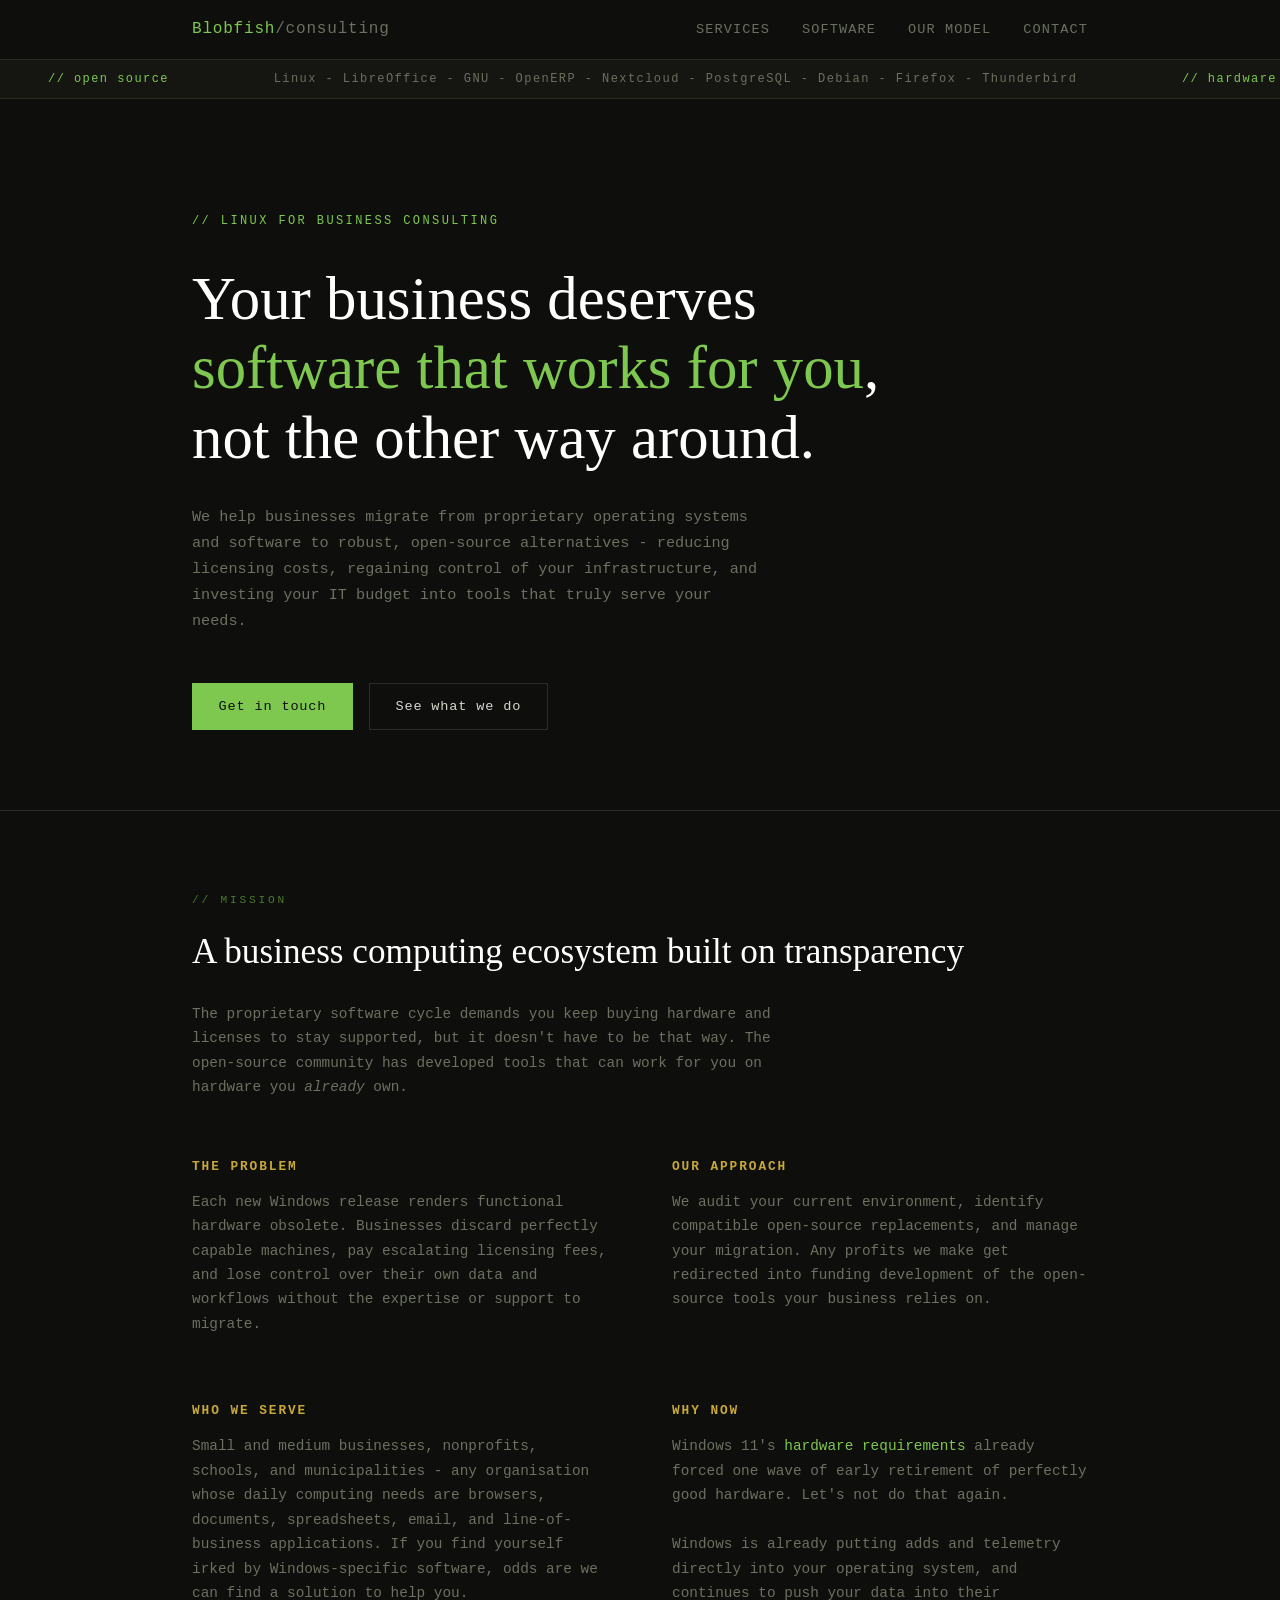
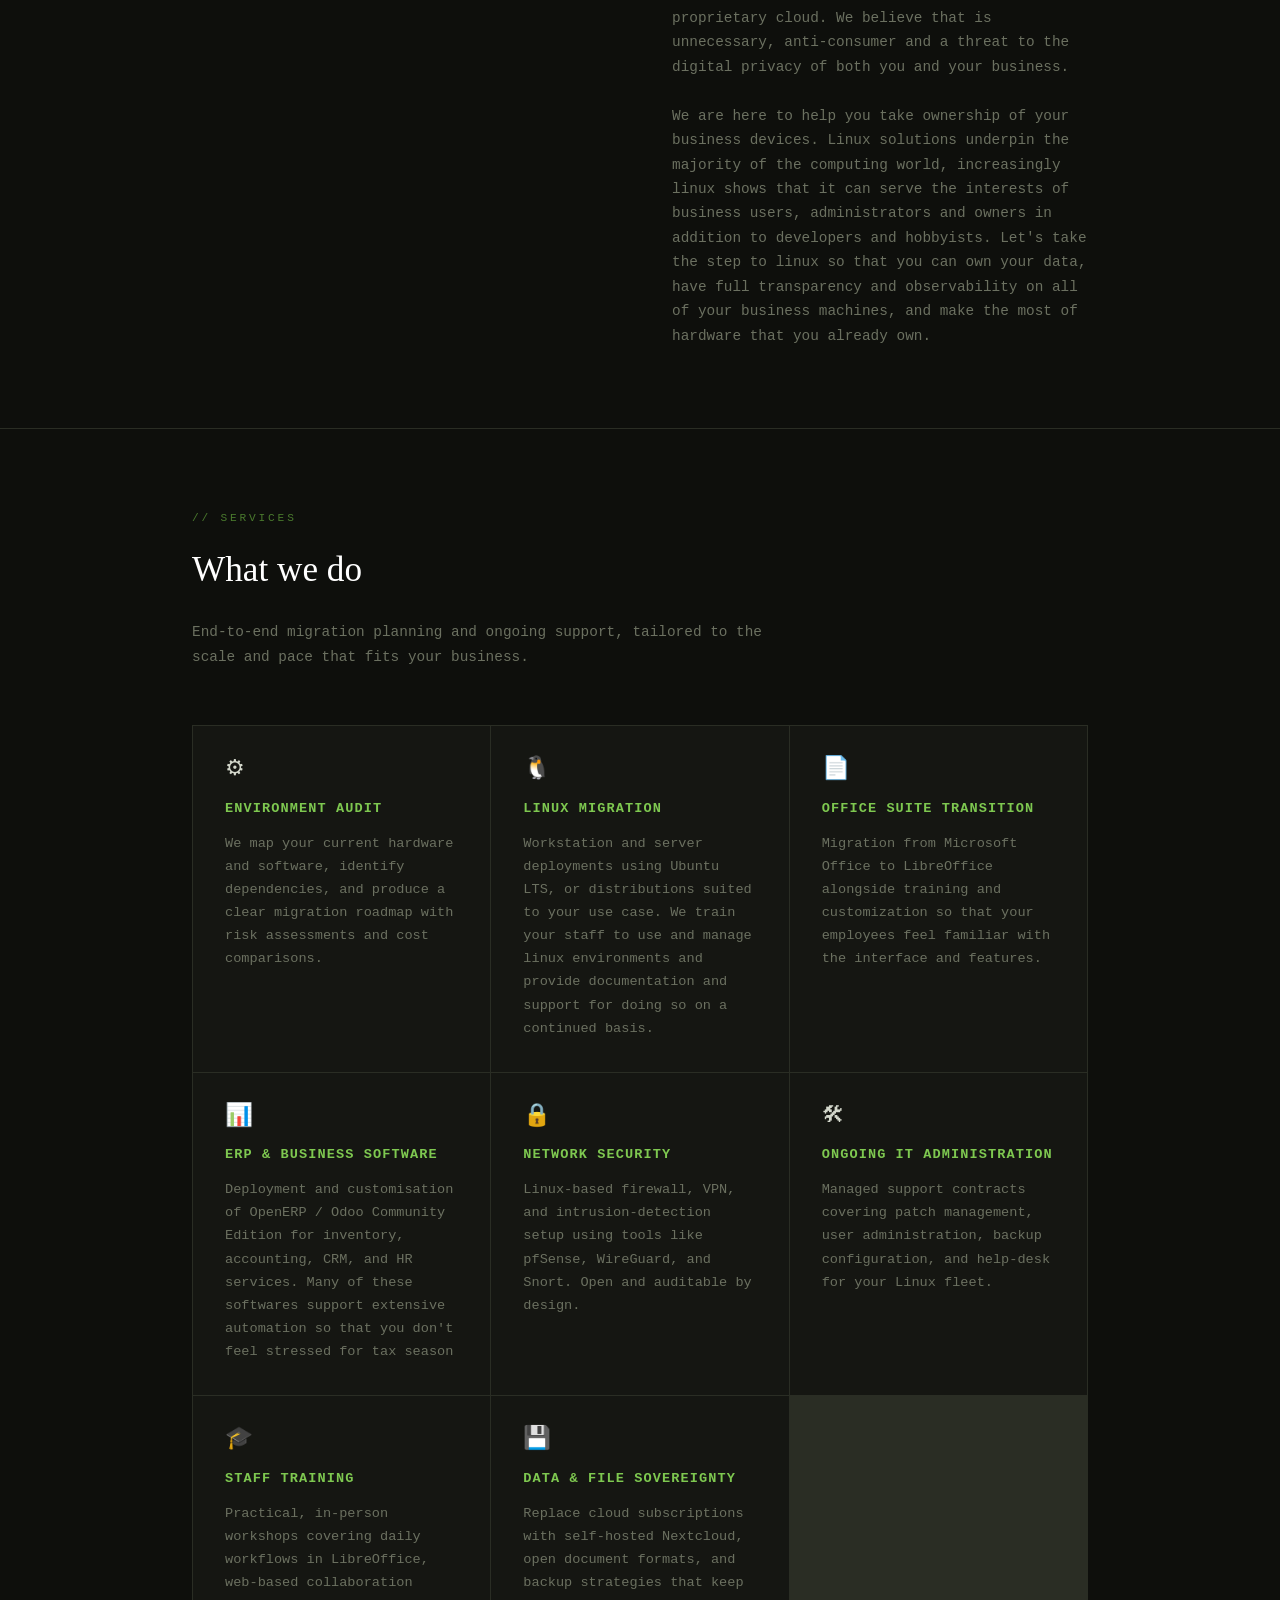
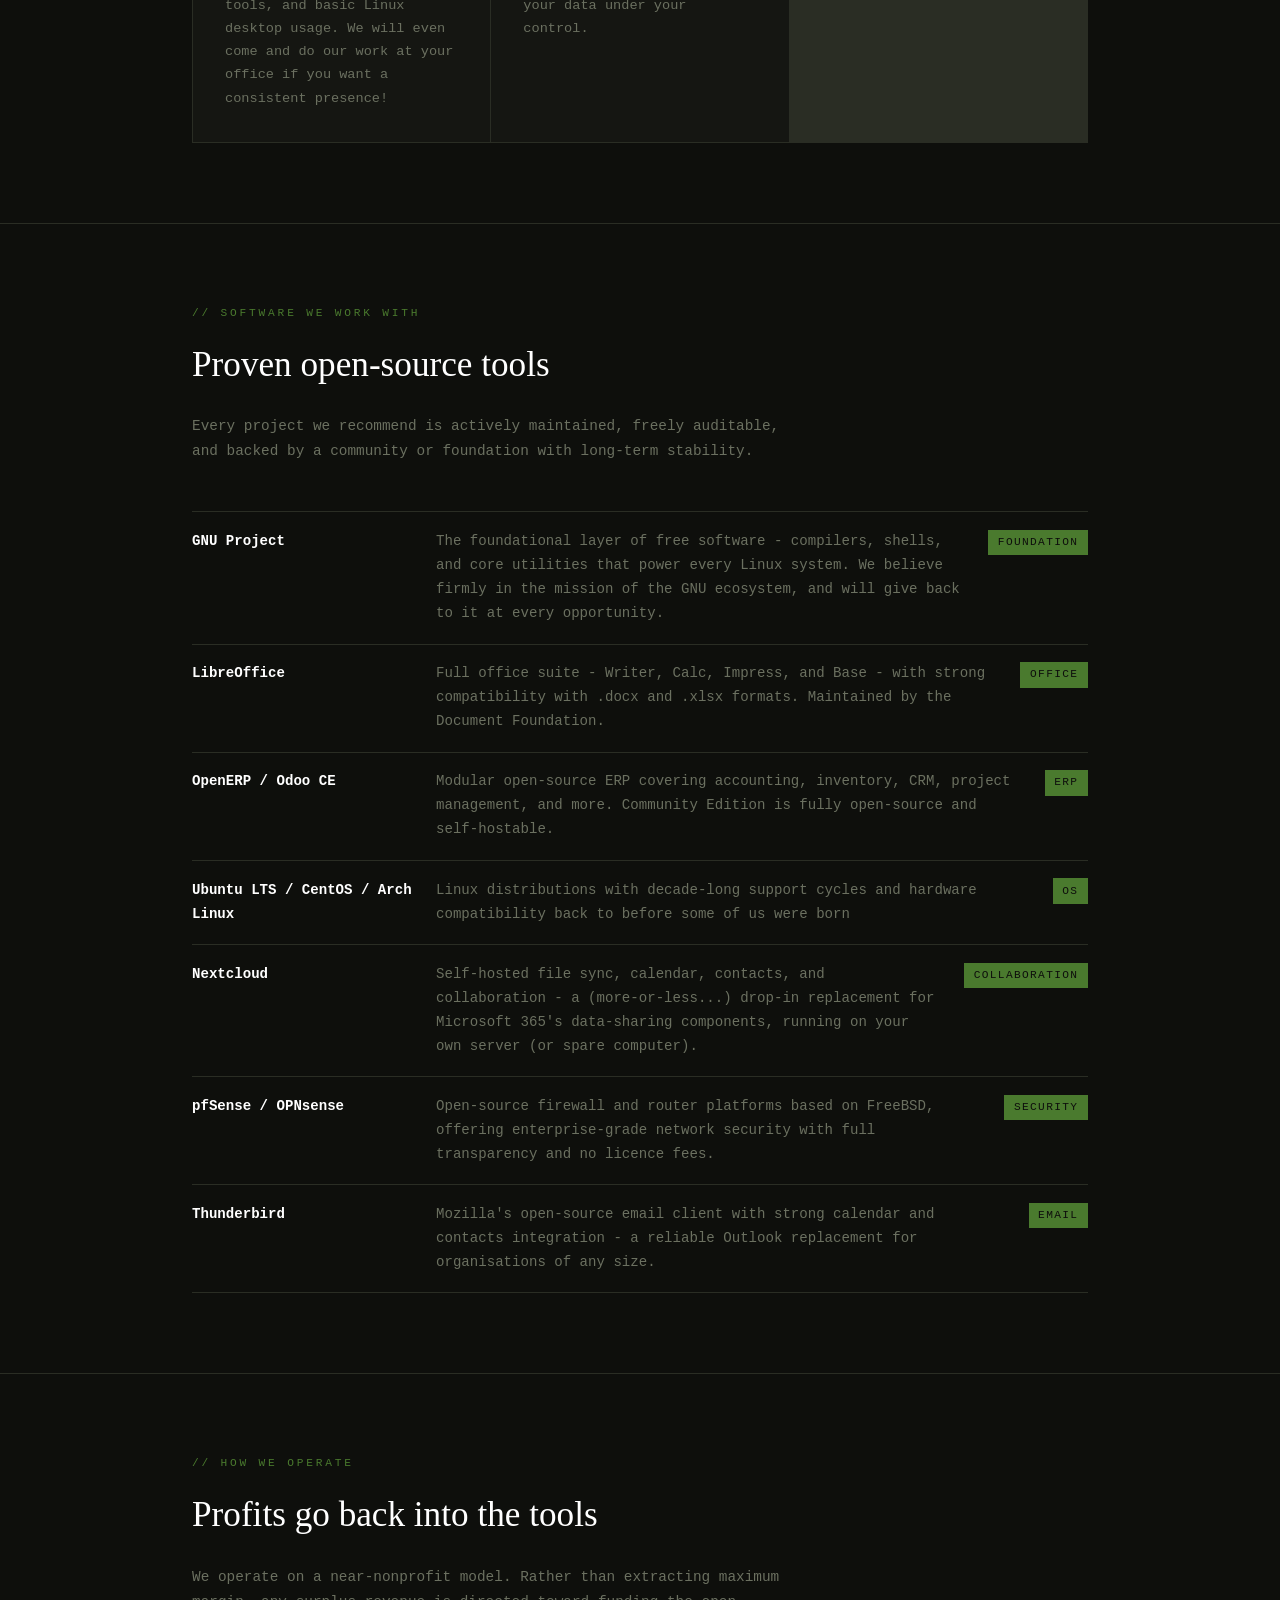
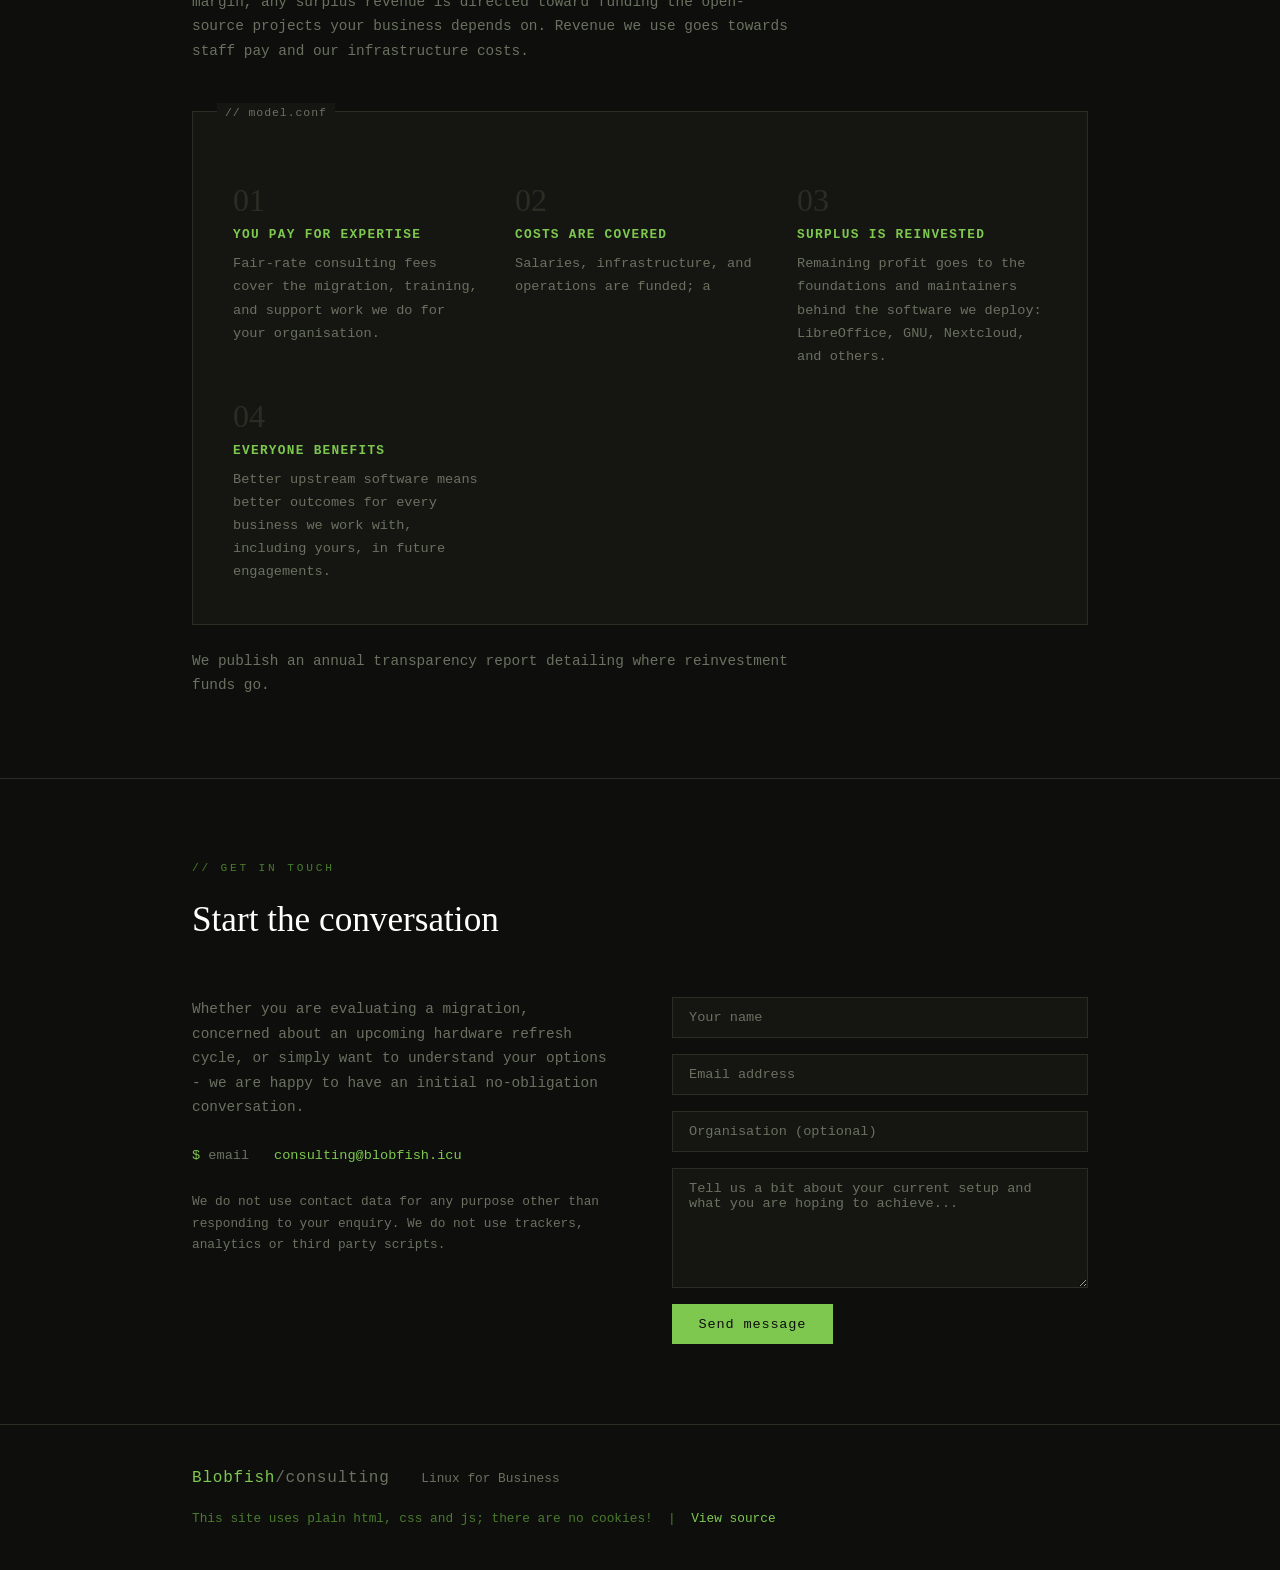
<file: index.html>
<!DOCTYPE html>
<html lang="en">
<head>
  <meta charset="UTF-8">
  <meta name="viewport" content="width=device-width, initial-scale=1.0">
  <title>Blobfish Consulting - Transitioning to a Post-Windows World</title>
  <link rel="stylesheet" href="style.css">
</head>
<body>

<!-- -- Navigation ------------------------------------------------- -->
<nav>
  <div class="inner">
    <div class="logo">Blobfish<span>/consulting</span></div>
    <ul>
      <li><a href="#services">Services</a></li>
      <li><a href="#software">Software</a></li>
      <li><a href="#model">Our Model</a></li>
      <li><a href="#contact">Contact</a></li>
    </ul>
  </div>
</nav>

<!-- -- Ticker ------------------------------------------------------ -->
<div class="ticker" aria-hidden="true">
  <div class="ticker-inner">
    <span class="hi">// open source</span>
    <span>Linux - LibreOffice - GNU - OpenERP - Nextcloud - PostgreSQL - Debian - Firefox - Thunderbird</span>
    <span class="hi">// hardware support forever</span>
    <span>Linux - LibreOffice - GNU - OpenERP - Nextcloud - PostgreSQL - Debian - Firefox - Thunderbird</span>
    <span class="hi">// security by transparency</span>
    <span>Linux - LibreOffice - GNU - OpenERP - Nextcloud - PostgreSQL - Debian - Firefox - Thunderbird</span>
    <span class="hi">// software for users, rather than vendors</span>
    <span>Linux - LibreOffice - GNU - OpenERP - Nextcloud - PostgreSQL - Debian - Firefox - Thunderbird</span>
  </div>
</div>

<!-- -- Hero ------------------------------------------------------- -->
<section class="hero">
  <div class="container">
    <p class="hero-eyebrow">// Linux for Business Consulting</p>
    <h1>Your business deserves <em>software that works for you</em>, not the other way around.</h1>
    <p class="hero-body">
      We help businesses migrate from proprietary operating systems and software to robust,
      open-source alternatives - reducing licensing costs, regaining control of your infrastructure,
      and investing your IT budget into tools that truly serve your needs.
    </p>
    <div class="cta-group">
      <a href="#contact" class="btn btn-primary">Get in touch</a>
      <a href="#services" class="btn btn-ghost">See what we do</a>
    </div>
  </div>
</section>

<!-- -- Mission ----------------------------------------------------- -->
<section class="section" id="mission">
  <div class="container">
    <p class="section-label">// mission</p>
    <h2 class="section-title">A business computing ecosystem built on transparency</h2>
    <p class="section-body">
      The proprietary software cycle demands you keep buying hardware and
      licenses to stay supported, but it doesn't have to be that way. The
      open-source community has developed tools that can work for you on
      hardware you <em>already</em> own.
    </p>
    <div class="mission-grid">
      <div class="mission-item">
        <h3>The Problem</h3>
        <p>
          Each new Windows release renders functional hardware obsolete. Businesses discard
          perfectly capable machines, pay escalating licensing fees, and lose control over
          their own data and workflows without the expertise or support to
          migrate.
        </p>
      </div>
      <div class="mission-item">
        <h3>Our Approach</h3>
        <p>
          We audit your current environment, identify compatible open-source replacements,
          and manage your migration. Any profits we make get redirected into funding development
          of the open-source tools your business relies on.
        </p>
      </div>
      <div class="mission-item">
        <h3>Who We Serve</h3>
        <p>
          Small and medium businesses, nonprofits, schools, and municipalities - any organisation
          whose daily computing needs are browsers, documents, spreadsheets, email, and line-of-business
          applications. If you find yourself irked by Windows-specific software,
          odds are we can find a solution to help you.
        </p>
      </div>
      <div class="mission-item">
        <h3>Why Now</h3>
        <p>
        Windows 11's <a href="https://web.archive.org/web/20260525220118/https://www.microsoft.com/en-us/windows/windows-11-specifications"
        target="_blank">hardware requirements</a> already forced one wave of
        early retirement of perfectly good hardware. Let's not do that again.
        <br><br>
        Windows is already putting adds and telemetry directly into your
        operating system, and continues to push your data into their proprietary
        cloud. We believe that is unnecessary, anti-consumer and a threat to
        the digital privacy of both you and your business.
        <br><br>
        We are here to help you take ownership of your business devices. Linux
        solutions underpin the majority of the computing world, increasingly
        linux shows that it can serve the
        interests of business users, administrators and owners in addition to
        developers and hobbyists. Let's take the step to linux so that you can
        own your data, have full transparency and observability on all of your
        business machines, and make the most of hardware that you already own.
        </p>
      </div>
    </div>
  </div>
</section>

<!-- -- Services ---------------------------------------------------- -->
<section class="section" id="services">
  <div class="container">
    <p class="section-label">// services</p>
    <h2 class="section-title">What we do</h2>
    <p class="section-body">
      End-to-end migration planning and ongoing support, tailored to the scale and pace that fits your business.
    </p>
    <div class="services-grid">
      <div class="service-card">
        <div class="icon">⚙</div>
        <h3>Environment Audit</h3>
        <p>We map your current hardware and software, identify dependencies, and produce a clear migration roadmap with risk assessments and cost comparisons.</p>
      </div>
      <div class="service-card">
        <div class="icon">🐧</div>
        <h3>Linux Migration</h3>
        <p>Workstation and server deployments using Ubuntu LTS, or distributions
        suited to your use case. We train your staff to use and manage linux
        environments and provide documentation and support for doing so on a
        continued basis.</p>
      </div>
      <div class="service-card">
        <div class="icon">📄</div>
        <h3>Office Suite Transition</h3>
        <p>Migration from Microsoft Office to LibreOffice alongside training and
        customization so that your employees feel familiar with the interface
        and features.</p>
      </div>
      <div class="service-card">
        <div class="icon">📊</div>
        <h3>ERP &amp; Business Software</h3>
        <p>Deployment and customisation of OpenERP / Odoo Community Edition for
        inventory, accounting, CRM, and HR services. Many of these softwares
        support extensive automation so that you don't feel stressed for tax
        season</p>
      </div>
      <div class="service-card">
        <div class="icon">🔒</div>
        <h3>Network Security</h3>
        <p>Linux-based firewall, VPN, and intrusion-detection setup using tools like pfSense, WireGuard, and Snort. Open and auditable by design.</p>
      </div>
      <div class="service-card">
        <div class="icon">🛠</div>
        <h3>Ongoing IT Administration</h3>
        <p>Managed support contracts covering patch management, user administration, backup configuration, and help-desk for your Linux fleet.</p>
      </div>
      <div class="service-card">
        <div class="icon">🎓</div>
        <h3>Staff Training</h3>
        <p>Practical, in-person workshops covering daily workflows in
        LibreOffice, web-based collaboration tools, and basic Linux desktop
        usage. We will even come and do our work at your office if you want a
        consistent presence!</p>
      </div>
      <div class="service-card">
        <div class="icon">💾</div>
        <h3>Data &amp; File Sovereignty</h3>
        <p>Replace cloud subscriptions with self-hosted Nextcloud, open document formats, and backup strategies that keep your data under your control.</p>
      </div>
    </div>
  </div>
</section>

<!-- -- Software Stack ---------------------------------------------- -->
<section class="section" id="software">
  <div class="container">
    <p class="section-label">// software we work with</p>
    <h2 class="section-title">Proven open-source tools</h2>
    <p class="section-body">
      Every project we recommend is actively maintained, freely auditable, and backed by
      a community or foundation with long-term stability.
    </p>
    <div class="stack-list">
      <div class="stack-item">
        <span class="stack-name">GNU Project</span>
        <span class="stack-desc">The foundational layer of free software -
          compilers, shells, and core utilities that power every Linux system.
          We believe firmly in the mission of the GNU ecosystem, and will give
          back to it at every opportunity.</span>
        <span class="tag">Foundation</span>
      </div>
      <div class="stack-item">
        <span class="stack-name">LibreOffice</span>
        <span class="stack-desc">Full office suite - Writer, Calc, Impress, and Base - with strong compatibility with .docx and .xlsx formats. Maintained by the Document Foundation.</span>
        <span class="tag">Office</span>
      </div>
      <div class="stack-item">
        <span class="stack-name">OpenERP / Odoo CE</span>
        <span class="stack-desc">Modular open-source ERP covering accounting, inventory, CRM, project management, and more. Community Edition is fully open-source and self-hostable.</span>
        <span class="tag">ERP</span>
      </div>
      <div class="stack-item">
        <span class="stack-name">Ubuntu LTS / CentOS / Arch Linux</span>
        <span class="stack-desc">Linux distributions with decade-long support cycles and
          hardware compatibility back to before some of us were born</span>
        <span class="tag">OS</span>
      </div>
      <div class="stack-item">
        <span class="stack-name">Nextcloud</span>
        <span class="stack-desc">Self-hosted file sync, calendar, contacts, and
          collaboration - a (more-or-less...) drop-in replacement for Microsoft
          365's data-sharing components, running on your own server (or spare
          computer).</span>
        <span class="tag">Collaboration</span>
      </div>
      <div class="stack-item">
        <span class="stack-name">pfSense / OPNsense</span>
        <span class="stack-desc">Open-source firewall and router platforms based on FreeBSD, offering enterprise-grade network security with full transparency and no licence fees.</span>
        <span class="tag">Security</span>
      </div>
      </div>
      <div class="stack-item">
        <span class="stack-name">Thunderbird</span>
        <span class="stack-desc">Mozilla's open-source email client with strong calendar and contacts integration - a reliable Outlook replacement for organisations of any size.</span>
        <span class="tag">Email</span>
      </div>
    </div>
  </div>
</section>

<!-- -- Business Model ---------------------------------------------- -->
<section class="section" id="model">
  <div class="container">
    <p class="section-label">// how we operate</p>
    <h2 class="section-title">Profits go back into the tools</h2>
    <p class="section-body">
      We operate on a near-nonprofit model. Rather than extracting maximum margin,
      any surplus revenue is directed toward funding the open-source projects
      your business depends on. Revenue we use goes towards staff pay
      and our infrastructure costs.
    </p>
    <div class="model-block">
      <div class="model-steps">
        <div class="model-step">
          <div class="step-num">01</div>
          <h4>You pay for expertise</h4>
          <p>Fair-rate consulting fees cover the migration, training, and
          support work we do for your organisation.</p>
        </div>
        <div class="model-step">
          <div class="step-num">02</div>
          <h4>Costs are covered</h4>
          <p>Salaries, infrastructure, and operations are funded; a</p>
        </div>
        <div class="model-step">
          <div class="step-num">03</div>
          <h4>Surplus is reinvested</h4>
          <p>Remaining profit goes to the foundations and maintainers behind the software we deploy: LibreOffice, GNU, Nextcloud, and others.</p>
        </div>
        <div class="model-step">
          <div class="step-num">04</div>
          <h4>Everyone benefits</h4>
          <p>Better upstream software means better outcomes for every business
          we work with, including yours, in future engagements.</p>
        </div>
      </div>
    </div>
    <p class="section-body mt-md">
      We publish an annual transparency report detailing where reinvestment
      funds go.
    </p>
  </div>
</section>

<!-- -- Contact ----------------------------------------------------- -->
<section class="section" id="contact">
  <div class="container">
    <p class="section-label">// get in touch</p>
    <h2 class="section-title">Start the conversation</h2>
    <div class="contact-wrap">
      <div class="contact-info">
        <p>
          Whether you are evaluating a migration, concerned about an upcoming hardware refresh cycle,
          or simply want to understand your options - we are happy to have an initial
          no-obligation conversation.
        </p>
        <div class="contact-line">
          <span class="label prompt">email</span>
          <a href="mailto:consulting@blobfish.icu">consulting@blobfish.icu</a>
        </div>
        <p class="mt-md" style="font-size:0.8rem; color: var(--text-muted);">
          We do not use contact data for any purpose other than responding to your enquiry.
          We do not use trackers, analytics or third party scripts.
        </p>
      </div>
      <form class="contact-form">
        <input type="text"  name="name"    placeholder="Your name"               autocomplete="name">
        <input type="email" name="email"   placeholder="Email address"           autocomplete="email">
        <input type="text"  name="org"     placeholder="Organisation (optional)"  autocomplete="organization">
        <textarea name="message" placeholder="Tell us a bit about your current setup and what you are hoping to achieve..."></textarea>
        <button type="submit" class="btn btn-primary" style="align-self: flex-start;">Send message</button>
      </form>
    </div>
  </div>
</section>

<!-- -- Footer ------------------------------------------------------ -->
<footer>
  <div class="inner">
    <div>
      <span class="logo">Blobfish<span style="color:var(--text-muted)">/consulting</span></span>
      <span style="margin-left:1.5rem; color:var(--text-muted);">Linux for Business</span>
    </div>
    <div class="oss-note">
      This site uses plain html, css and js; there are no cookies!
      &nbsp;|&nbsp; <a href="https://github.com/canadian-consulting-blob/website">View source</a>
    </div>
  </div>
</footer>

<script src="main.js"></script>
</body>
</html>
</file>
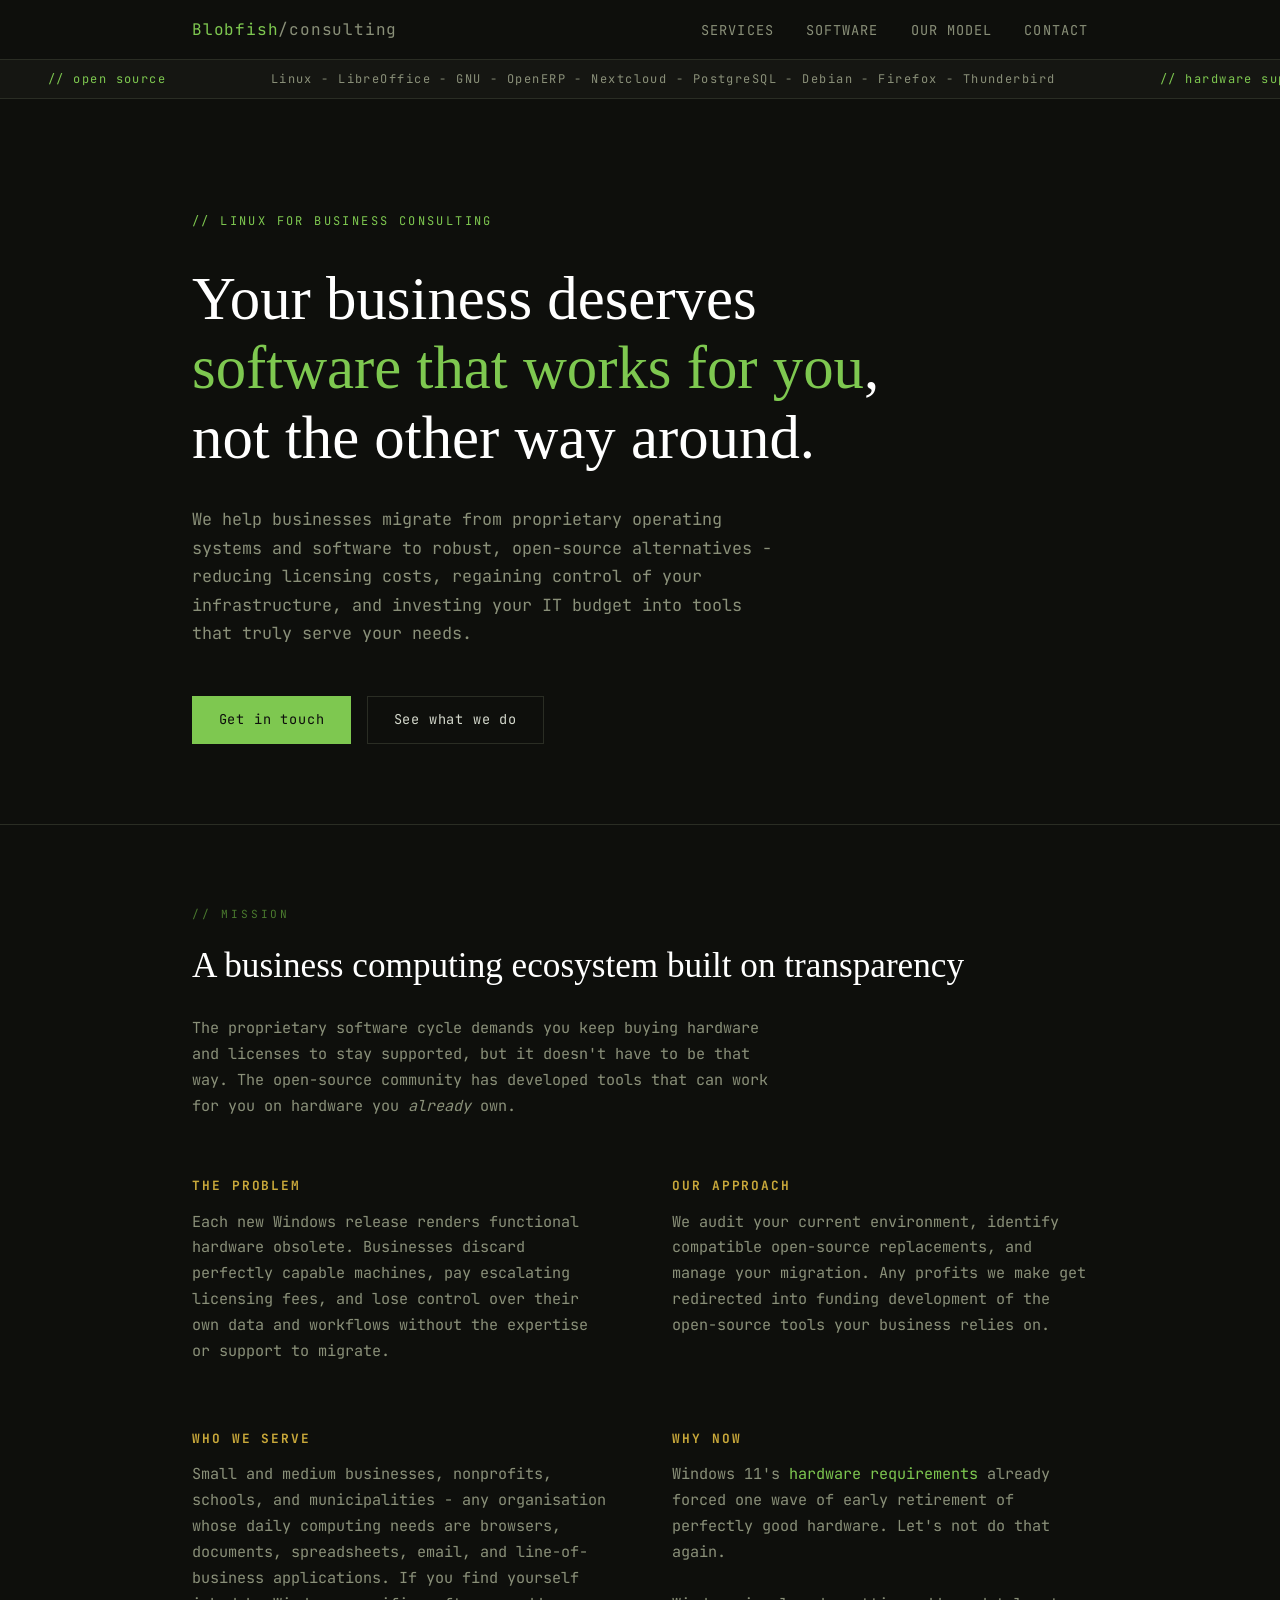
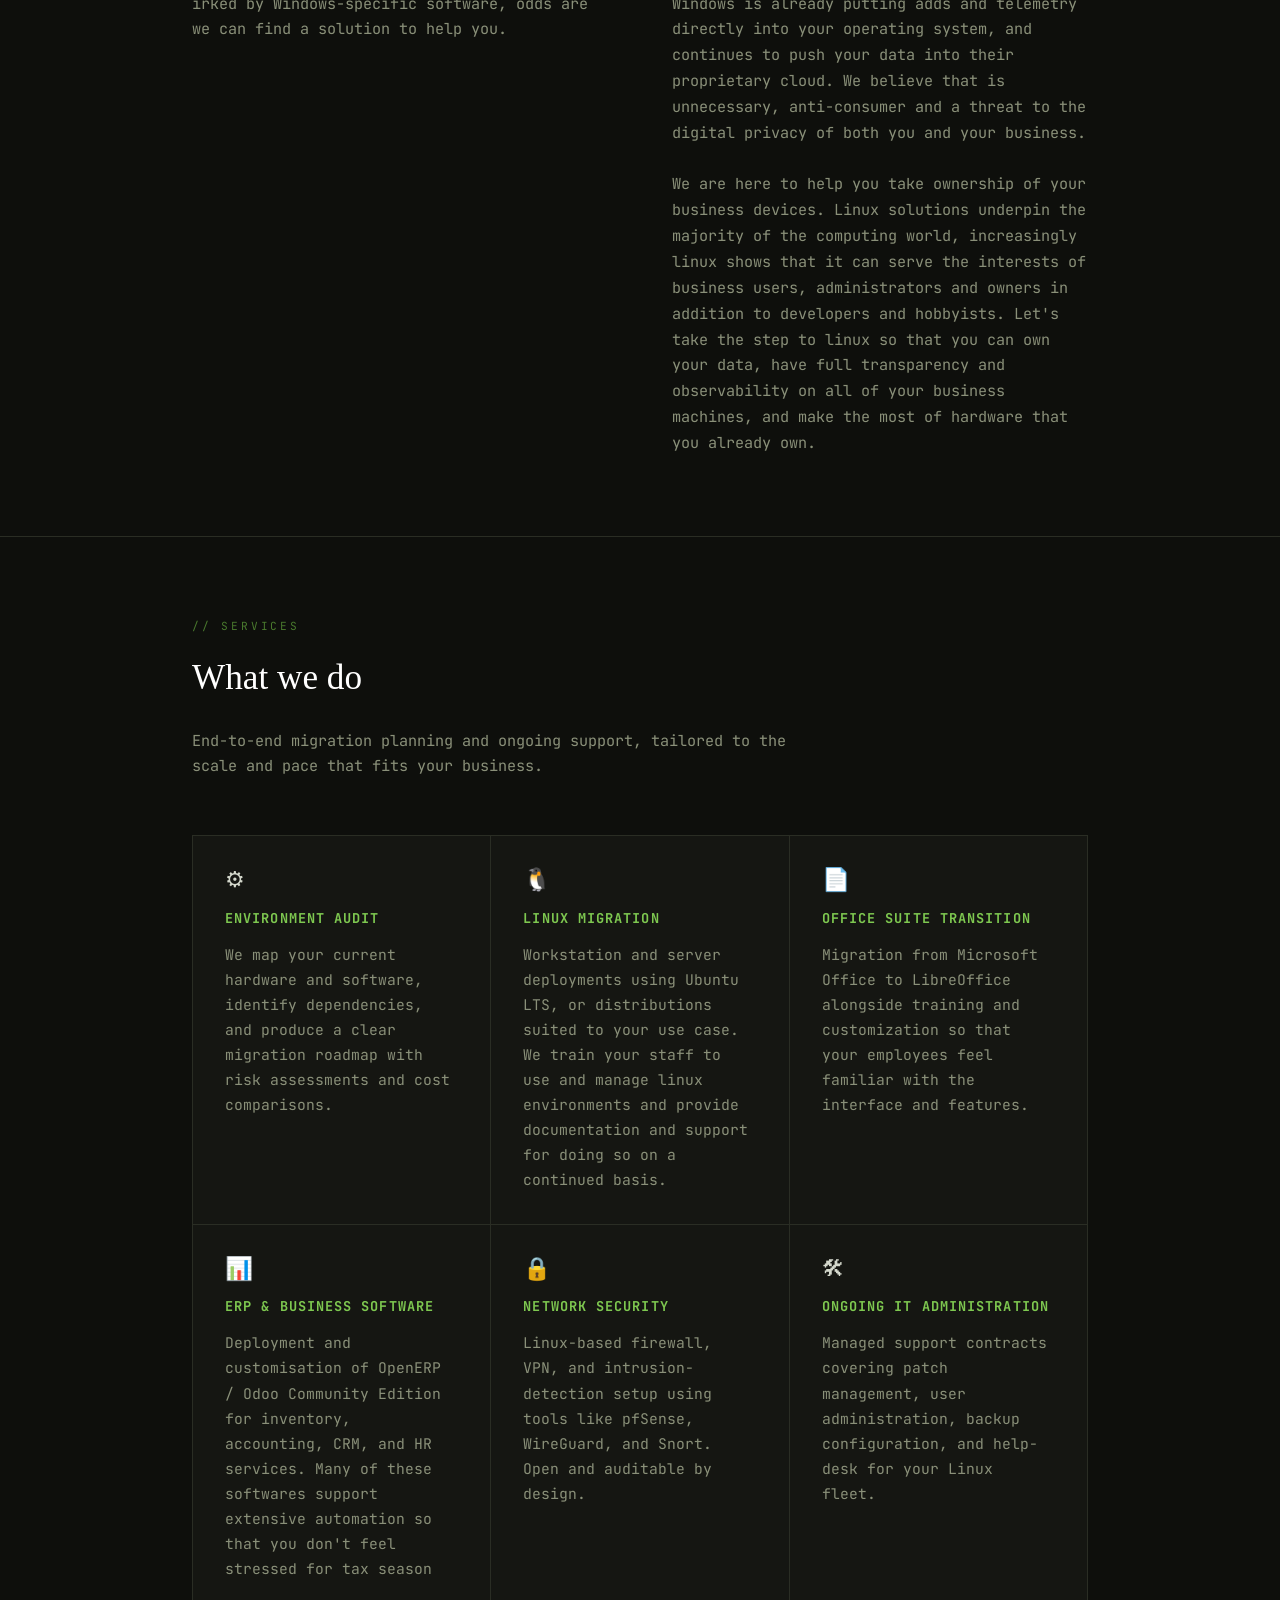
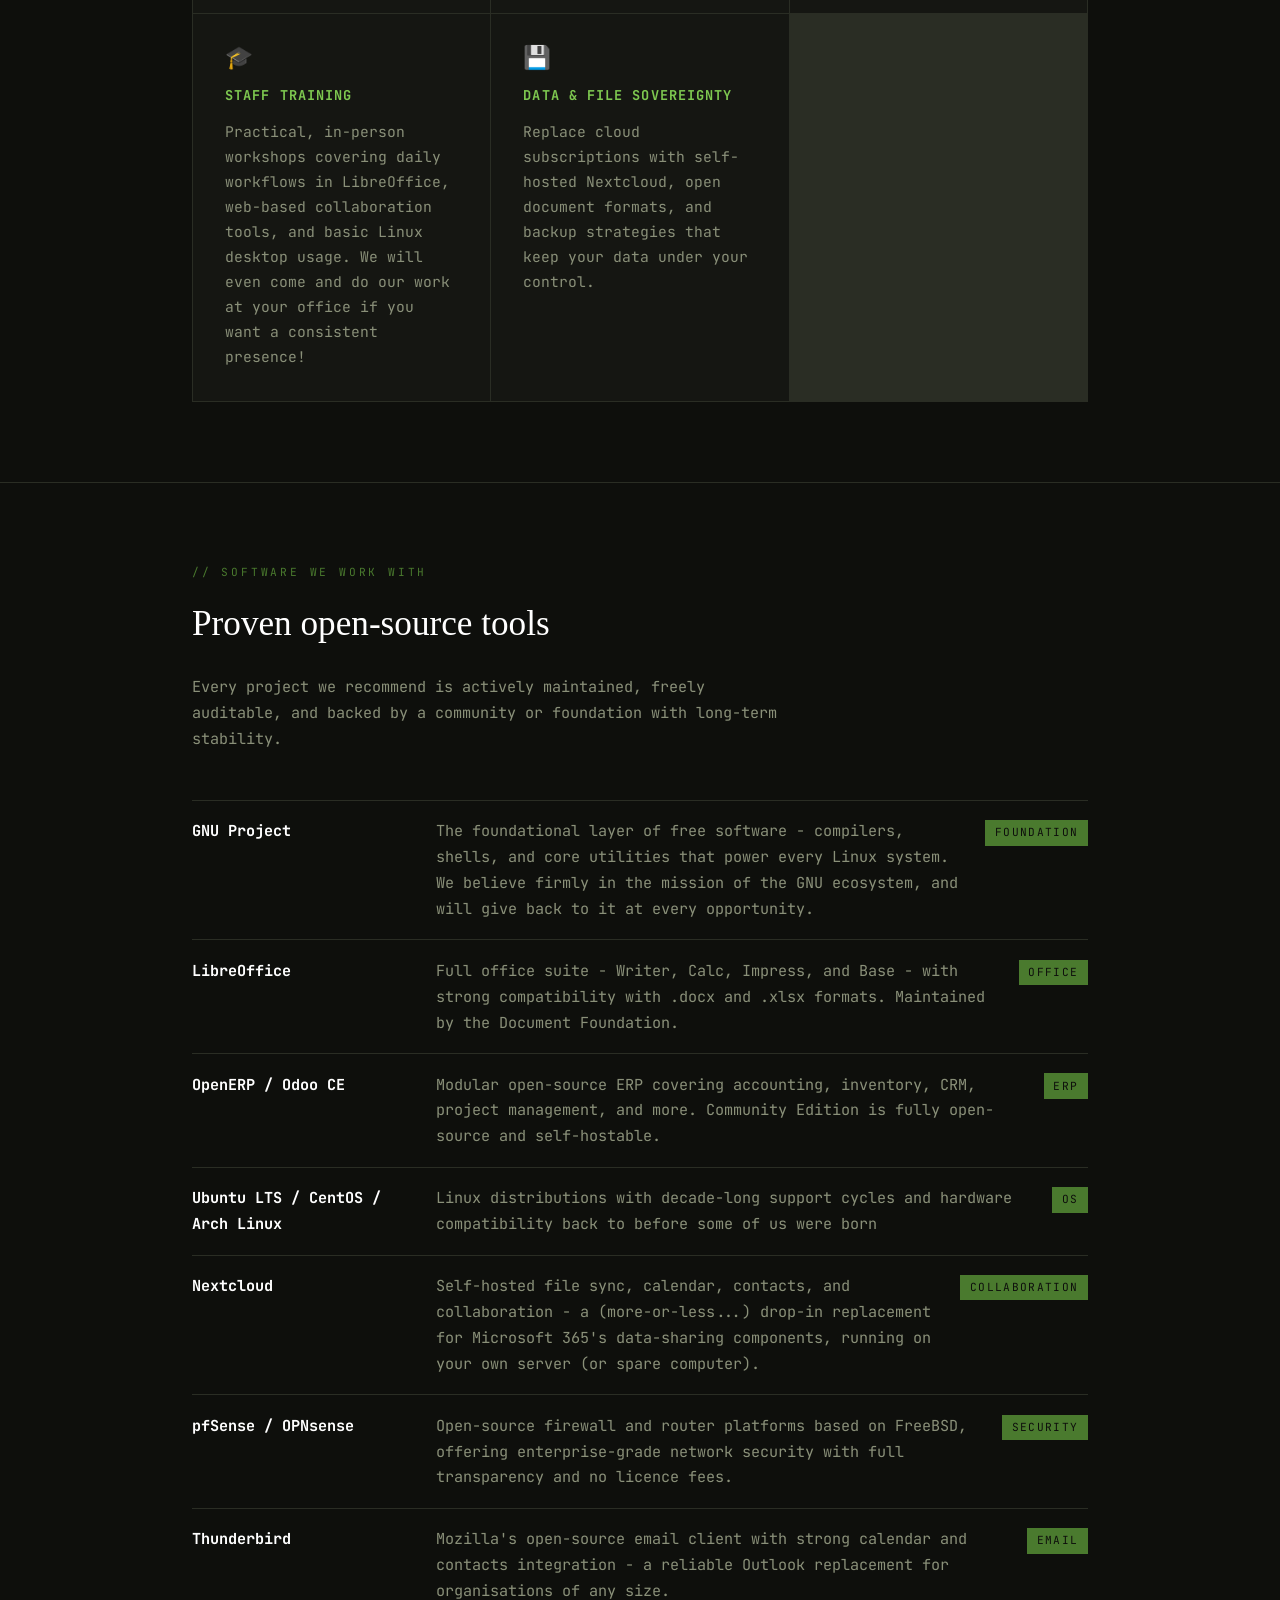
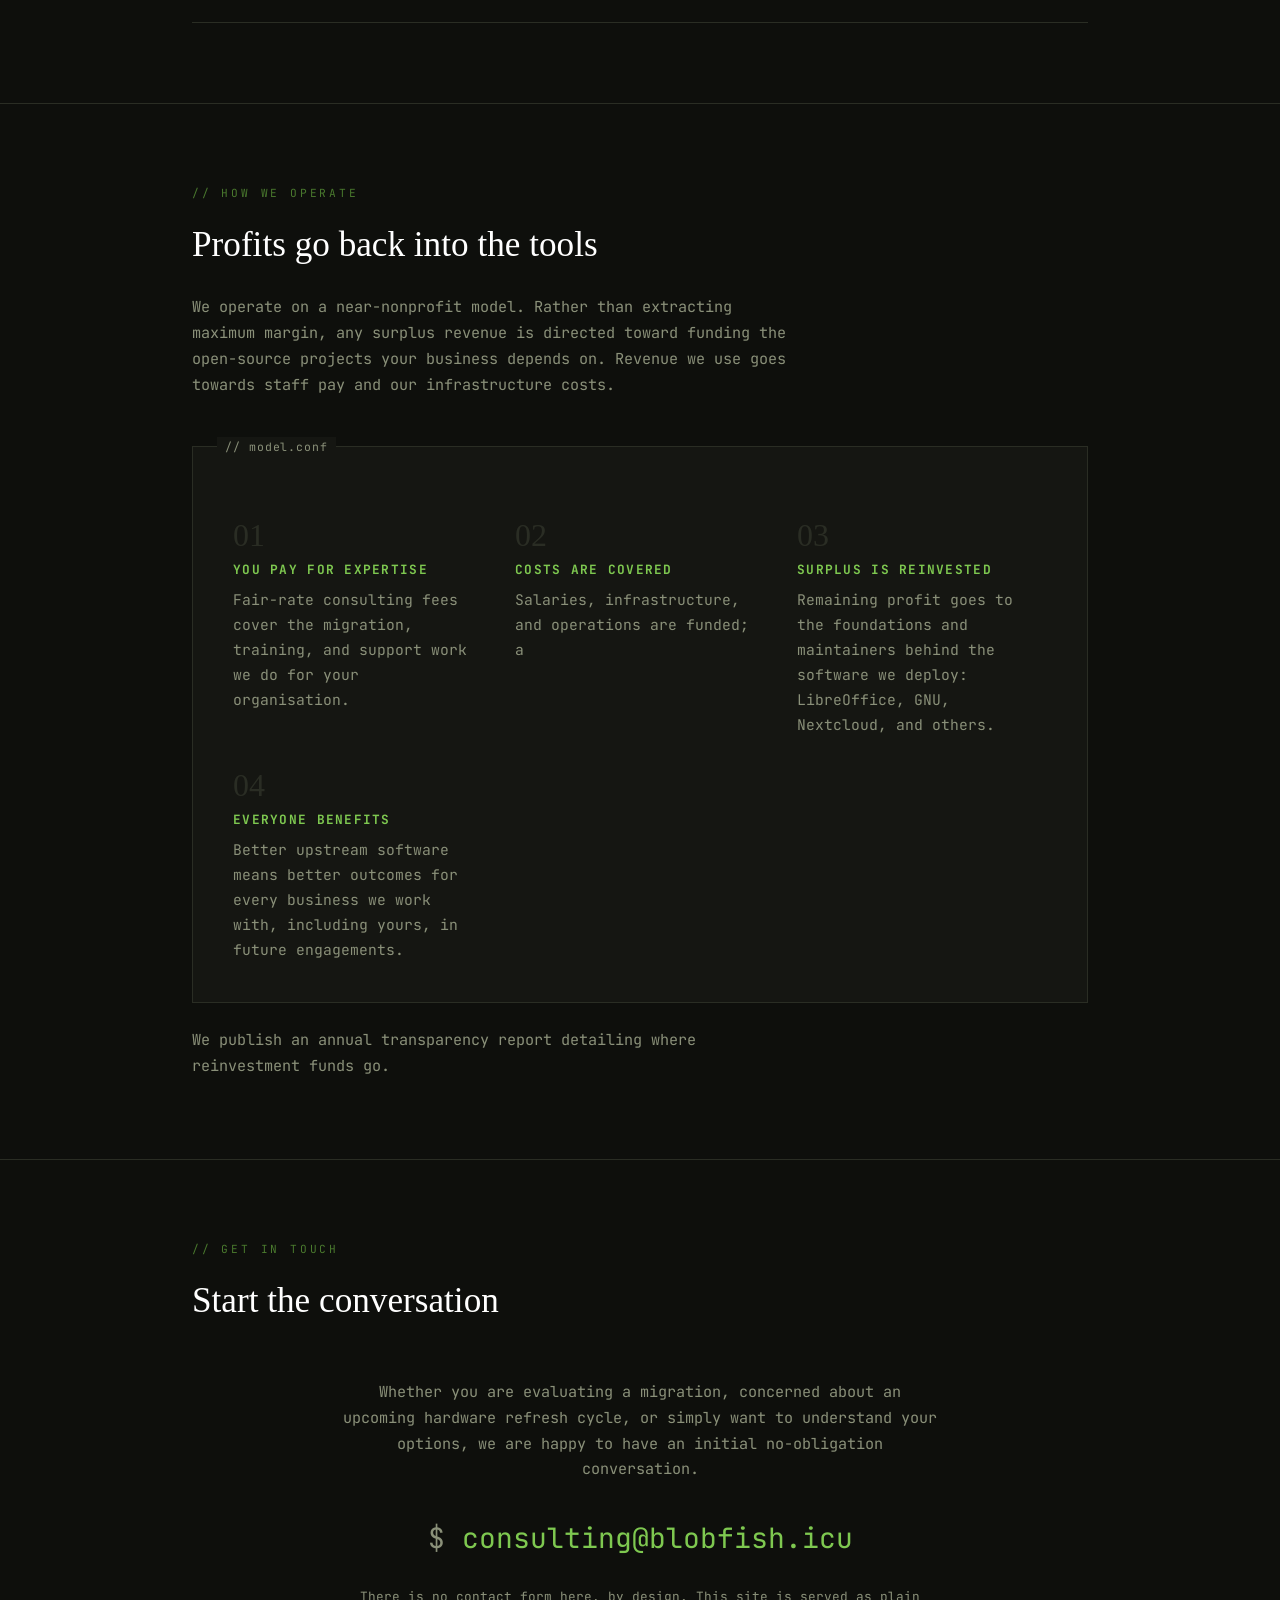
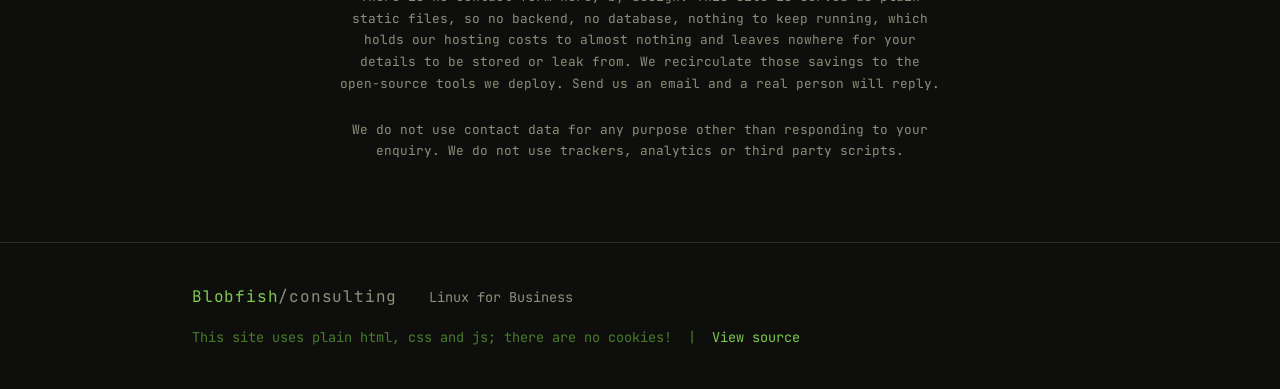
<file: public/index.html>
<!DOCTYPE html>
<html lang="en">
<head>
  <meta charset="UTF-8">
  <meta name="viewport" content="width=device-width, initial-scale=1.0">
  <title>Blobfish Consulting - Transitioning to a Post-Windows World</title>
  <!-- Favicon: drop your icon file in public/ and uncomment the matching line(s) below -->
  <link rel="icon" href="favicon.ico" sizes="any">
  <!-- <link rel="icon" type="image/svg+xml" href="favicon.svg"> -->
  <!-- <link rel="icon" type="image/png" sizes="32x32" href="favicon-32x32.png"> -->
  <!-- <link rel="apple-touch-icon" href="apple-touch-icon.png"> -->
  <link rel="preload" href="fonts/jetbrains-mono-latin.woff2" as="font" type="font/woff2" crossorigin>
  <link rel="stylesheet" href="style.css">
</head>
<body>

<!-- -- Navigation ------------------------------------------------- -->
<nav>
  <div class="inner">
    <div class="logo">Blobfish<span>/consulting</span></div>
    <ul>
      <li><a href="#services">Services</a></li>
      <li><a href="#software">Software</a></li>
      <li><a href="#model">Our Model</a></li>
      <li><a href="#contact">Contact</a></li>
    </ul>
  </div>
</nav>

<!-- -- Ticker ------------------------------------------------------ -->
<div class="ticker" aria-hidden="true">
  <div class="ticker-inner">
    <span class="hi">// open source</span>
    <span>Linux - LibreOffice - GNU - OpenERP - Nextcloud - PostgreSQL - Debian - Firefox - Thunderbird</span>
    <span class="hi">// hardware support forever</span>
    <span>Linux - LibreOffice - GNU - OpenERP - Nextcloud - PostgreSQL - Debian - Firefox - Thunderbird</span>
    <span class="hi">// security by transparency</span>
    <span>Linux - LibreOffice - GNU - OpenERP - Nextcloud - PostgreSQL - Debian - Firefox - Thunderbird</span>
    <span class="hi">// software for users, rather than vendors</span>
    <span>Linux - LibreOffice - GNU - OpenERP - Nextcloud - PostgreSQL - Debian - Firefox - Thunderbird</span>
  </div>
</div>

<!-- -- Hero ------------------------------------------------------- -->
<section class="hero">
  <div class="container">
    <p class="hero-eyebrow">// Linux for Business Consulting</p>
    <h1>Your business deserves <em>software that works for you</em>, not the other way around.</h1>
    <p class="hero-body">
      We help businesses migrate from proprietary operating systems and software to robust,
      open-source alternatives - reducing licensing costs, regaining control of your infrastructure,
      and investing your IT budget into tools that truly serve your needs.
    </p>
    <div class="cta-group">
      <a href="#contact" class="btn btn-primary">Get in touch</a>
      <a href="#services" class="btn btn-ghost">See what we do</a>
    </div>
  </div>
</section>

<!-- -- Mission ----------------------------------------------------- -->
<section class="section" id="mission">
  <div class="container">
    <p class="section-label">// mission</p>
    <h2 class="section-title">A business computing ecosystem built on transparency</h2>
    <p class="section-body">
      The proprietary software cycle demands you keep buying hardware and
      licenses to stay supported, but it doesn't have to be that way. The
      open-source community has developed tools that can work for you on
      hardware you <em>already</em> own.
    </p>
    <div class="mission-grid">
      <div class="mission-item">
        <h3>The Problem</h3>
        <p>
          Each new Windows release renders functional hardware obsolete. Businesses discard
          perfectly capable machines, pay escalating licensing fees, and lose control over
          their own data and workflows without the expertise or support to
          migrate.
        </p>
      </div>
      <div class="mission-item">
        <h3>Our Approach</h3>
        <p>
          We audit your current environment, identify compatible open-source replacements,
          and manage your migration. Any profits we make get redirected into funding development
          of the open-source tools your business relies on.
        </p>
      </div>
      <div class="mission-item">
        <h3>Who We Serve</h3>
        <p>
          Small and medium businesses, nonprofits, schools, and municipalities - any organisation
          whose daily computing needs are browsers, documents, spreadsheets, email, and line-of-business
          applications. If you find yourself irked by Windows-specific software,
          odds are we can find a solution to help you.
        </p>
      </div>
      <div class="mission-item">
        <h3>Why Now</h3>
        <p>
        Windows 11's <a href="https://web.archive.org/web/20260525220118/https://www.microsoft.com/en-us/windows/windows-11-specifications"
        target="_blank">hardware requirements</a> already forced one wave of
        early retirement of perfectly good hardware. Let's not do that again.
        <br><br>
        Windows is already putting adds and telemetry directly into your
        operating system, and continues to push your data into their proprietary
        cloud. We believe that is unnecessary, anti-consumer and a threat to
        the digital privacy of both you and your business.
        <br><br>
        We are here to help you take ownership of your business devices. Linux
        solutions underpin the majority of the computing world, increasingly
        linux shows that it can serve the
        interests of business users, administrators and owners in addition to
        developers and hobbyists. Let's take the step to linux so that you can
        own your data, have full transparency and observability on all of your
        business machines, and make the most of hardware that you already own.
        </p>
      </div>
    </div>
  </div>
</section>

<!-- -- Services ---------------------------------------------------- -->
<section class="section" id="services">
  <div class="container">
    <p class="section-label">// services</p>
    <h2 class="section-title">What we do</h2>
    <p class="section-body">
      End-to-end migration planning and ongoing support, tailored to the scale and pace that fits your business.
    </p>
    <div class="services-grid">
      <div class="service-card">
        <div class="icon">⚙</div>
        <h3>Environment Audit</h3>
        <p>We map your current hardware and software, identify dependencies, and produce a clear migration roadmap with risk assessments and cost comparisons.</p>
      </div>
      <div class="service-card">
        <div class="icon">🐧</div>
        <h3>Linux Migration</h3>
        <p>Workstation and server deployments using Ubuntu LTS, or distributions
        suited to your use case. We train your staff to use and manage linux
        environments and provide documentation and support for doing so on a
        continued basis.</p>
      </div>
      <div class="service-card">
        <div class="icon">📄</div>
        <h3>Office Suite Transition</h3>
        <p>Migration from Microsoft Office to LibreOffice alongside training and
        customization so that your employees feel familiar with the interface
        and features.</p>
      </div>
      <div class="service-card">
        <div class="icon">📊</div>
        <h3>ERP &amp; Business Software</h3>
        <p>Deployment and customisation of OpenERP / Odoo Community Edition for
        inventory, accounting, CRM, and HR services. Many of these softwares
        support extensive automation so that you don't feel stressed for tax
        season</p>
      </div>
      <div class="service-card">
        <div class="icon">🔒</div>
        <h3>Network Security</h3>
        <p>Linux-based firewall, VPN, and intrusion-detection setup using tools like pfSense, WireGuard, and Snort. Open and auditable by design.</p>
      </div>
      <div class="service-card">
        <div class="icon">🛠</div>
        <h3>Ongoing IT Administration</h3>
        <p>Managed support contracts covering patch management, user administration, backup configuration, and help-desk for your Linux fleet.</p>
      </div>
      <div class="service-card">
        <div class="icon">🎓</div>
        <h3>Staff Training</h3>
        <p>Practical, in-person workshops covering daily workflows in
        LibreOffice, web-based collaboration tools, and basic Linux desktop
        usage. We will even come and do our work at your office if you want a
        consistent presence!</p>
      </div>
      <div class="service-card">
        <div class="icon">💾</div>
        <h3>Data &amp; File Sovereignty</h3>
        <p>Replace cloud subscriptions with self-hosted Nextcloud, open document formats, and backup strategies that keep your data under your control.</p>
      </div>
    </div>
  </div>
</section>

<!-- -- Software Stack ---------------------------------------------- -->
<section class="section" id="software">
  <div class="container">
    <p class="section-label">// software we work with</p>
    <h2 class="section-title">Proven open-source tools</h2>
    <p class="section-body">
      Every project we recommend is actively maintained, freely auditable, and backed by
      a community or foundation with long-term stability.
    </p>
    <div class="stack-list">
      <div class="stack-item">
        <span class="stack-name">GNU Project</span>
        <span class="stack-desc">The foundational layer of free software -
          compilers, shells, and core utilities that power every Linux system.
          We believe firmly in the mission of the GNU ecosystem, and will give
          back to it at every opportunity.</span>
        <span class="tag">Foundation</span>
      </div>
      <div class="stack-item">
        <span class="stack-name">LibreOffice</span>
        <span class="stack-desc">Full office suite - Writer, Calc, Impress, and Base - with strong compatibility with .docx and .xlsx formats. Maintained by the Document Foundation.</span>
        <span class="tag">Office</span>
      </div>
      <div class="stack-item">
        <span class="stack-name">OpenERP / Odoo CE</span>
        <span class="stack-desc">Modular open-source ERP covering accounting, inventory, CRM, project management, and more. Community Edition is fully open-source and self-hostable.</span>
        <span class="tag">ERP</span>
      </div>
      <div class="stack-item">
        <span class="stack-name">Ubuntu LTS / CentOS / Arch Linux</span>
        <span class="stack-desc">Linux distributions with decade-long support cycles and
          hardware compatibility back to before some of us were born</span>
        <span class="tag">OS</span>
      </div>
      <div class="stack-item">
        <span class="stack-name">Nextcloud</span>
        <span class="stack-desc">Self-hosted file sync, calendar, contacts, and
          collaboration - a (more-or-less...) drop-in replacement for Microsoft
          365's data-sharing components, running on your own server (or spare
          computer).</span>
        <span class="tag">Collaboration</span>
      </div>
      <div class="stack-item">
        <span class="stack-name">pfSense / OPNsense</span>
        <span class="stack-desc">Open-source firewall and router platforms based on FreeBSD, offering enterprise-grade network security with full transparency and no licence fees.</span>
        <span class="tag">Security</span>
      </div>
      </div>
      <div class="stack-item">
        <span class="stack-name">Thunderbird</span>
        <span class="stack-desc">Mozilla's open-source email client with strong calendar and contacts integration - a reliable Outlook replacement for organisations of any size.</span>
        <span class="tag">Email</span>
      </div>
    </div>
  </div>
</section>

<!-- -- Business Model ---------------------------------------------- -->
<section class="section" id="model">
  <div class="container">
    <p class="section-label">// how we operate</p>
    <h2 class="section-title">Profits go back into the tools</h2>
    <p class="section-body">
      We operate on a near-nonprofit model. Rather than extracting maximum margin,
      any surplus revenue is directed toward funding the open-source projects
      your business depends on. Revenue we use goes towards staff pay
      and our infrastructure costs.
    </p>
    <div class="model-block">
      <div class="model-steps">
        <div class="model-step">
          <div class="step-num">01</div>
          <h4>You pay for expertise</h4>
          <p>Fair-rate consulting fees cover the migration, training, and
          support work we do for your organisation.</p>
        </div>
        <div class="model-step">
          <div class="step-num">02</div>
          <h4>Costs are covered</h4>
          <p>Salaries, infrastructure, and operations are funded; a</p>
        </div>
        <div class="model-step">
          <div class="step-num">03</div>
          <h4>Surplus is reinvested</h4>
          <p>Remaining profit goes to the foundations and maintainers behind the software we deploy: LibreOffice, GNU, Nextcloud, and others.</p>
        </div>
        <div class="model-step">
          <div class="step-num">04</div>
          <h4>Everyone benefits</h4>
          <p>Better upstream software means better outcomes for every business
          we work with, including yours, in future engagements.</p>
        </div>
      </div>
    </div>
    <p class="section-body mt-md">
      We publish an annual transparency report detailing where reinvestment
      funds go.
    </p>
  </div>
</section>

<!-- -- Contact ----------------------------------------------------- -->
<section class="section" id="contact">
  <div class="container">
    <p class="section-label">// get in touch</p>
    <h2 class="section-title">Start the conversation</h2>
    <div class="contact-wrap">
      <p class="contact-lead">
        Whether you are evaluating a migration, concerned about an upcoming hardware refresh
        cycle, or simply want to understand your options, we are happy to have an initial
        no-obligation conversation.
      </p>
      <a class="contact-email" href="mailto:consulting@blobfish.icu">consulting@blobfish.icu</a>
      <p class="contact-note">
        There is no contact form here, by design. This site is served as plain
        static files, so
        no backend, no database, nothing to keep running, which holds our hosting costs to
        almost nothing and leaves nowhere for your details to be stored or leak
        from. We recirculate those savings to the open-source tools we deploy.
        Send us an email and a real
        person will reply.
      </p>
      <p class="contact-note">
        We do not use contact data for any purpose other than responding to your enquiry.
        We do not use trackers, analytics or third party scripts.
      </p>
    </div>
  </div>
</section>

<!-- -- Footer ------------------------------------------------------ -->
<footer>
  <div class="inner">
    <div>
      <span class="logo">Blobfish<span style="color:var(--text-muted)">/consulting</span></span>
      <span style="margin-left:1.5rem; color:var(--text-muted);">Linux for Business</span>
    </div>
    <div class="oss-note">
      This site uses plain html, css and js; there are no cookies!
      &nbsp;|&nbsp; <a href="https://github.com/canadian-consulting-blob/website">View source</a>
    </div>
  </div>
</footer>

</body>
</html>
</file>
<file: style.css>
/* ── Variables ─────────────────────────────────────────────── */
:root {
  --bg:         #0e0f0c;
  --surface:    #151612;
  --border:     #2a2d24;
  --green:      #7ec850;
  --green-dim:  #4a7a2e;
  --amber:      #c8a83a;
  --text:       #d4d8cc;
  --text-muted: #6b7060;
  --mono:       'Courier New', Courier, monospace;
  --serif:      Georgia, 'Times New Roman', serif;
}

/* ── Reset ──────────────────────────────────────────────────── */
*, *::before, *::after { box-sizing: border-box; margin: 0; padding: 0; }
html { scroll-behavior: smooth; }
body {
  background: var(--bg);
  color: var(--text);
  font-family: var(--mono);
  font-size: 15px;
  line-height: 1.7;
}
a { color: var(--green); text-decoration: none; }
a:hover { text-decoration: underline; }
img { display: block; max-width: 100%; }

/* ── Layout helpers ─────────────────────────────────────────── */
.container {
  max-width: 960px;
  margin: 0 auto;
  padding: 0 2rem;
}
.section { padding: 5rem 0; }
.section + .section { border-top: 1px solid var(--border); }

/* ── Terminal prompt decoration ─────────────────────────────── */
.prompt::before {
  content: '$ ';
  color: var(--green);
  user-select: none;
}

/* ── Nav ────────────────────────────────────────────────────── */
nav {
  position: sticky;
  top: 0;
  z-index: 100;
  background: var(--bg);
  border-bottom: 1px solid var(--border);
}
nav .inner {
  display: flex;
  align-items: center;
  justify-content: space-between;
  padding: 1rem 2rem;
  max-width: 960px;
  margin: 0 auto;
}
.logo {
  font-size: 1rem;
  color: var(--green);
  letter-spacing: 0.05em;
}
.logo span { color: var(--text-muted); }
nav ul {
  list-style: none;
  display: flex;
  gap: 2rem;
}
nav ul a {
  color: var(--text-muted);
  font-size: 0.85rem;
  letter-spacing: 0.08em;
  text-transform: uppercase;
}
nav ul a:hover { color: var(--green); text-decoration: none; }

/* ── Hero ───────────────────────────────────────────────────── */
.hero {
  padding: 7rem 0 5rem;
  border-bottom: 1px solid var(--border);
}
.hero-eyebrow {
  font-size: 0.75rem;
  letter-spacing: 0.2em;
  text-transform: uppercase;
  color: var(--green);
  margin-bottom: 2rem;
}
.hero h1 {
  font-family: var(--serif);
  font-size: clamp(2.2rem, 5vw, 3.8rem);
  font-weight: normal;
  line-height: 1.15;
  color: #fff;
  max-width: 700px;
  margin-bottom: 2rem;
}
.hero h1 em {
  font-style: normal;
  color: var(--green);
}
.hero-body {
  max-width: 580px;
  color: var(--text-muted);
  margin-bottom: 3rem;
  font-size: 0.95rem;
}
.cta-group { display: flex; gap: 1rem; flex-wrap: wrap; }
.btn {
  display: inline-block;
  padding: 0.7rem 1.6rem;
  font-family: var(--mono);
  font-size: 0.85rem;
  letter-spacing: 0.06em;
  border: 1px solid;
  cursor: pointer;
  transition: background 0.15s, color 0.15s;
}
.btn-primary {
  background: var(--green);
  border-color: var(--green);
  color: var(--bg);
}
.btn-primary:hover { background: #9fe870; border-color: #9fe870; text-decoration: none; }
.btn-ghost {
  background: transparent;
  border-color: var(--border);
  color: var(--text);
}
.btn-ghost:hover { border-color: var(--green); color: var(--green); text-decoration: none; }

/* ── Ticker bar ─────────────────────────────────────────────── */
.ticker {
  background: var(--surface);
  border-bottom: 1px solid var(--border);
  padding: 0.55rem 0;
  overflow: hidden;
  white-space: nowrap;
  font-size: 0.75rem;
  color: var(--text-muted);
  letter-spacing: 0.12em;
}
.ticker-inner {
  display: inline-block;
  animation: ticker 28s linear infinite;
}
.ticker-inner span { margin: 0 3rem; }
.ticker-inner .hi { color: var(--green); }
@keyframes ticker {
  from { transform: translateX(0); }
  to   { transform: translateX(-50%); }
}

/* ── Section headings ───────────────────────────────────────── */
.section-label {
  font-size: 0.7rem;
  letter-spacing: 0.25em;
  text-transform: uppercase;
  color: var(--green-dim);
  margin-bottom: 0.75rem;
}
.section-title {
  font-family: var(--serif);
  font-size: clamp(1.5rem, 3vw, 2.2rem);
  font-weight: normal;
  color: #fff;
  margin-bottom: 1.25rem;
}
.section-body {
  color: var(--text-muted);
  max-width: 600px;
  font-size: 0.9rem;
}

/* ── Mission ────────────────────────────────────────────────── */
.mission-grid {
  display: grid;
  grid-template-columns: 1fr 1fr;
  gap: 4rem;
  margin-top: 3.5rem;
}
@media (max-width: 640px) { .mission-grid { grid-template-columns: 1fr; gap: 2.5rem; } }
.mission-item h3 {
  color: var(--amber);
  font-family: var(--mono);
  font-size: 0.8rem;
  letter-spacing: 0.15em;
  text-transform: uppercase;
  margin-bottom: 0.75rem;
}
.mission-item p { font-size: 0.9rem; color: var(--text-muted); }

/* ── Services ───────────────────────────────────────────────── */
.services-grid {
  display: grid;
  grid-template-columns: repeat(auto-fill, minmax(260px, 1fr));
  gap: 1px;
  background: var(--border);
  margin-top: 3.5rem;
  border: 1px solid var(--border);
}
.service-card {
  background: var(--surface);
  padding: 2rem;
  transition: background 0.15s;
}
.service-card:hover { background: #1c1f18; }
.service-card .icon {
  font-size: 1.4rem;
  margin-bottom: 1rem;
  line-height: 1;
}
.service-card h3 {
  font-family: var(--mono);
  font-size: 0.85rem;
  color: var(--green);
  letter-spacing: 0.08em;
  text-transform: uppercase;
  margin-bottom: 0.75rem;
}
.service-card p { font-size: 0.85rem; color: var(--text-muted); }

/* ── Software stack ─────────────────────────────────────────── */
.stack-list {
  margin-top: 3rem;
  display: flex;
  flex-direction: column;
  gap: 0;
}
.stack-item {
  display: grid;
  grid-template-columns: 220px 1fr auto;
  align-items: baseline;
  gap: 1.5rem;
  padding: 1.1rem 0;
  border-bottom: 1px solid var(--border);
  font-size: 0.88rem;
}
@media (max-width: 640px) {
  .stack-item { grid-template-columns: 1fr; gap: 0.3rem; }
  .stack-item .tag { display: none; }
}
.stack-item:first-child { border-top: 1px solid var(--border); }
.stack-name { color: #fff; font-weight: bold; }
.stack-desc { color: var(--text-muted); }
.tag {
  font-size: 0.7rem;
  letter-spacing: 0.12em;
  text-transform: uppercase;
  color: var(--bg);
  background: var(--green-dim);
  padding: 0.2rem 0.6rem;
  white-space: nowrap;
}
.tag.amber { background: #6b5520; color: var(--amber); }

/* ── Business model ─────────────────────────────────────────── */
.model-block {
  margin-top: 3rem;
  border: 1px solid var(--border);
  padding: 2.5rem;
  background: var(--surface);
  position: relative;
}
.model-block::before {
  content: '// model.conf';
  position: absolute;
  top: -0.6rem;
  left: 1.5rem;
  background: var(--surface);
  padding: 0 0.5rem;
  font-size: 0.72rem;
  color: var(--text-muted);
  letter-spacing: 0.08em;
}
.model-steps {
  display: grid;
  grid-template-columns: repeat(auto-fill, minmax(180px, 1fr));
  gap: 2rem;
  margin-top: 2rem;
}
.model-step { font-size: 0.85rem; }
.step-num {
  font-size: 2rem;
  color: var(--border);
  line-height: 1;
  margin-bottom: 0.5rem;
  font-family: var(--serif);
}
.model-step h4 { color: var(--green); margin-bottom: 0.4rem; font-size: 0.8rem; text-transform: uppercase; letter-spacing: 0.1em; }
.model-step p { color: var(--text-muted); }

/* ── Contact ────────────────────────────────────────────────── */
.contact-wrap {
  margin-top: 3rem;
  display: grid;
  grid-template-columns: 1fr 1fr;
  gap: 4rem;
}
@media (max-width: 640px) { .contact-wrap { grid-template-columns: 1fr; } }
.contact-info p { font-size: 0.9rem; color: var(--text-muted); margin-bottom: 1.5rem; }
.contact-line {
  display: flex;
  gap: 0.75rem;
  align-items: flex-start;
  margin-bottom: 0.75rem;
  font-size: 0.85rem;
}
.contact-line .label { color: var(--text-muted); min-width: 70px; }
.contact-form { display: flex; flex-direction: column; gap: 1rem; }
.contact-form input,
.contact-form textarea {
  background: var(--surface);
  border: 1px solid var(--border);
  color: var(--text);
  font-family: var(--mono);
  font-size: 0.85rem;
  padding: 0.75rem 1rem;
  width: 100%;
  outline: none;
  transition: border-color 0.15s;
}
.contact-form input:focus,
.contact-form textarea:focus { border-color: var(--green); }
.contact-form textarea { resize: vertical; min-height: 120px; }
.contact-form input::placeholder,
.contact-form textarea::placeholder { color: var(--text-muted); }

/* ── Footer ─────────────────────────────────────────────────── */
footer {
  border-top: 1px solid var(--border);
  padding: 2.5rem 0;
  font-size: 0.8rem;
  color: var(--text-muted);
}
footer .inner {
  max-width: 960px;
  margin: 0 auto;
  padding: 0 2rem;
  display: flex;
  justify-content: space-between;
  align-items: center;
  flex-wrap: wrap;
  gap: 1rem;
}
footer .oss-note { color: var(--green-dim); }

/* ── Utility ────────────────────────────────────────────────── */
.mt-sm { margin-top: 0.75rem; }
.mt-md { margin-top: 1.5rem; }
</file>
<file: public/style.css>
/* ── Web fonts ─────────────────────────────────────────────── */
@font-face {
  font-family: 'JetBrains Mono';
  font-style: normal;
  font-weight: 400 800;
  font-display: swap;
  src: url('fonts/jetbrains-mono-latin.woff2') format('woff2');
  unicode-range: U+0000-00FF, U+0131, U+0152-0153, U+02BB-02BC, U+02C6, U+02DA, U+02DC, U+0304, U+0308, U+0329, U+2000-206F, U+20AC, U+2122, U+2191, U+2193, U+2212, U+2215, U+FEFF, U+FFFD;
}

/* ── Variables ─────────────────────────────────────────────── */
:root {
  --bg:         #0e0f0c;
  --surface:    #151612;
  --border:     #2a2d24;
  --green:      #7ec850;
  --green-dim:  #4a7a2e;
  --amber:      #c8a83a;
  --text:       #d4d8cc;
  --text-muted: #8a9079;
  --mono:       'JetBrains Mono', 'Courier New', Courier, monospace;
  --serif:      Georgia, 'Times New Roman', serif;
}

/* ── Reset ──────────────────────────────────────────────────── */
*, *::before, *::after { box-sizing: border-box; margin: 0; padding: 0; }
html { scroll-behavior: smooth; }
body {
  background: var(--bg);
  color: var(--text);
  font-family: var(--mono);
  font-size: 16px;
  line-height: 1.7;
  -webkit-font-smoothing: antialiased;
  -moz-osx-font-smoothing: grayscale;
}
a { color: var(--green); text-decoration: none; }
a:hover { text-decoration: underline; }
img { display: block; max-width: 100%; }

/* ── Layout helpers ─────────────────────────────────────────── */
.container {
  max-width: 960px;
  margin: 0 auto;
  padding: 0 2rem;
}
.section { padding: 5rem 0; }
.section + .section { border-top: 1px solid var(--border); }

/* ── Nav ────────────────────────────────────────────────────── */
nav {
  position: sticky;
  top: 0;
  z-index: 100;
  background: var(--bg);
  border-bottom: 1px solid var(--border);
}
nav .inner {
  display: flex;
  align-items: center;
  justify-content: space-between;
  padding: 1rem 2rem;
  max-width: 960px;
  margin: 0 auto;
}
.logo {
  font-size: 1rem;
  color: var(--green);
  letter-spacing: 0.05em;
}
.logo span { color: var(--text-muted); }
nav ul {
  list-style: none;
  display: flex;
  gap: 2rem;
}
nav ul a {
  color: var(--text-muted);
  font-size: 0.85rem;
  letter-spacing: 0.08em;
  text-transform: uppercase;
}
nav ul a:hover { color: var(--green); text-decoration: none; }

/* ── Hero ───────────────────────────────────────────────────── */
.hero {
  padding: 7rem 0 5rem;
  border-bottom: 1px solid var(--border);
}
.hero-eyebrow {
  font-size: 0.75rem;
  letter-spacing: 0.2em;
  text-transform: uppercase;
  color: var(--green);
  margin-bottom: 2rem;
}
.hero h1 {
  font-family: var(--serif);
  font-size: clamp(2.2rem, 5vw, 3.8rem);
  font-weight: normal;
  line-height: 1.15;
  color: #fff;
  max-width: 700px;
  margin-bottom: 2rem;
}
.hero h1 em {
  font-style: normal;
  color: var(--green);
}
.hero-body {
  max-width: 580px;
  color: var(--text-muted);
  margin-bottom: 3rem;
  font-size: 1.05rem;
}
.cta-group { display: flex; gap: 1rem; flex-wrap: wrap; }
.btn {
  display: inline-block;
  padding: 0.7rem 1.6rem;
  font-family: var(--mono);
  font-size: 0.85rem;
  letter-spacing: 0.06em;
  border: 1px solid;
  cursor: pointer;
  transition: background 0.15s, color 0.15s;
}
.btn-primary {
  background: var(--green);
  border-color: var(--green);
  color: var(--bg);
}
.btn-primary:hover { background: #9fe870; border-color: #9fe870; text-decoration: none; }
.btn-ghost {
  background: transparent;
  border-color: var(--border);
  color: var(--text);
}
.btn-ghost:hover { border-color: var(--green); color: var(--green); text-decoration: none; }

/* ── Ticker bar ─────────────────────────────────────────────── */
.ticker {
  background: var(--surface);
  border-bottom: 1px solid var(--border);
  padding: 0.55rem 0;
  overflow: hidden;
  white-space: nowrap;
  font-size: 0.75rem;
  color: var(--text-muted);
  letter-spacing: 0.12em;
}
.ticker-inner {
  display: inline-block;
  animation: ticker 28s linear infinite;
}
.ticker-inner span { margin: 0 3rem; }
.ticker-inner .hi { color: var(--green); }
@keyframes ticker {
  from { transform: translateX(0); }
  to   { transform: translateX(-50%); }
}

/* ── Section headings ───────────────────────────────────────── */
.section-label {
  font-size: 0.7rem;
  letter-spacing: 0.25em;
  text-transform: uppercase;
  color: var(--green-dim);
  margin-bottom: 0.75rem;
}
.section-title {
  font-family: var(--serif);
  font-size: clamp(1.5rem, 3vw, 2.2rem);
  font-weight: normal;
  color: #fff;
  margin-bottom: 1.25rem;
}
.section-body {
  color: var(--text-muted);
  max-width: 600px;
  font-size: 0.95rem;
}

/* ── Mission ────────────────────────────────────────────────── */
.mission-grid {
  display: grid;
  grid-template-columns: 1fr 1fr;
  gap: 4rem;
  margin-top: 3.5rem;
}
@media (max-width: 640px) { .mission-grid { grid-template-columns: 1fr; gap: 2.5rem; } }
.mission-item h3 {
  color: var(--amber);
  font-family: var(--mono);
  font-size: 0.8rem;
  letter-spacing: 0.15em;
  text-transform: uppercase;
  margin-bottom: 0.75rem;
}
.mission-item p { font-size: 0.95rem; color: var(--text-muted); }

/* ── Services ───────────────────────────────────────────────── */
.services-grid {
  display: grid;
  grid-template-columns: repeat(auto-fill, minmax(260px, 1fr));
  gap: 1px;
  background: var(--border);
  margin-top: 3.5rem;
  border: 1px solid var(--border);
}
.service-card {
  background: var(--surface);
  padding: 2rem;
  transition: background 0.15s;
}
.service-card:hover { background: #1c1f18; }
.service-card .icon {
  font-size: 1.4rem;
  margin-bottom: 1rem;
  line-height: 1;
}
.service-card h3 {
  font-family: var(--mono);
  font-size: 0.85rem;
  color: var(--green);
  letter-spacing: 0.08em;
  text-transform: uppercase;
  margin-bottom: 0.75rem;
}
.service-card p { font-size: 0.92rem; color: var(--text-muted); }

/* ── Software stack ─────────────────────────────────────────── */
.stack-list {
  margin-top: 3rem;
  display: flex;
  flex-direction: column;
  gap: 0;
}
.stack-item {
  display: grid;
  grid-template-columns: 220px 1fr auto;
  align-items: baseline;
  gap: 1.5rem;
  padding: 1.1rem 0;
  border-bottom: 1px solid var(--border);
  font-size: 0.95rem;
}
@media (max-width: 640px) {
  .stack-item { grid-template-columns: 1fr; gap: 0.3rem; }
  .stack-item .tag { display: none; }
}
.stack-item:first-child { border-top: 1px solid var(--border); }
.stack-name { color: #fff; font-weight: bold; }
.stack-desc { color: var(--text-muted); }
.tag {
  font-size: 0.7rem;
  letter-spacing: 0.12em;
  text-transform: uppercase;
  color: var(--bg);
  background: var(--green-dim);
  padding: 0.2rem 0.6rem;
  white-space: nowrap;
}
.tag.amber { background: #6b5520; color: var(--amber); }

/* ── Business model ─────────────────────────────────────────── */
.model-block {
  margin-top: 3rem;
  border: 1px solid var(--border);
  padding: 2.5rem;
  background: var(--surface);
  position: relative;
}
.model-block::before {
  content: '// model.conf';
  position: absolute;
  top: -0.6rem;
  left: 1.5rem;
  background: var(--surface);
  padding: 0 0.5rem;
  font-size: 0.72rem;
  color: var(--text-muted);
  letter-spacing: 0.08em;
}
.model-steps {
  display: grid;
  grid-template-columns: repeat(auto-fill, minmax(180px, 1fr));
  gap: 2rem;
  margin-top: 2rem;
}
.model-step { font-size: 0.92rem; }
.step-num {
  font-size: 2rem;
  color: var(--border);
  line-height: 1;
  margin-bottom: 0.5rem;
  font-family: var(--serif);
}
.model-step h4 { color: var(--green); margin-bottom: 0.4rem; font-size: 0.8rem; text-transform: uppercase; letter-spacing: 0.1em; }
.model-step p { color: var(--text-muted); }

/* ── Contact ────────────────────────────────────────────────── */
.contact-wrap {
  margin: 3rem auto 0;
  max-width: 600px;
  text-align: center;
}
.contact-lead {
  font-size: 0.95rem;
  color: var(--text-muted);
  margin-bottom: 2rem;
}
.contact-email {
  display: inline-block;
  font-size: clamp(1.25rem, 4vw, 1.75rem);
  color: var(--green);
  word-break: break-word;
}
.contact-email::before {
  content: '$ ';
  color: var(--text-muted);
  user-select: none;
}
.contact-note {
  font-size: 0.8rem;
  color: var(--text-muted);
  margin-top: 1.5rem;
}

/* ── Footer ─────────────────────────────────────────────────── */
footer {
  border-top: 1px solid var(--border);
  padding: 2.5rem 0;
  font-size: 0.85rem;
  color: var(--text-muted);
}
footer .inner {
  max-width: 960px;
  margin: 0 auto;
  padding: 0 2rem;
  display: flex;
  justify-content: space-between;
  align-items: center;
  flex-wrap: wrap;
  gap: 1rem;
}
footer .oss-note { color: var(--green-dim); }

/* ── Utility ────────────────────────────────────────────────── */
.mt-sm { margin-top: 0.75rem; }
.mt-md { margin-top: 1.5rem; }

/* ── Mobile ─────────────────────────────────────────────────── */
@media (max-width: 640px) {
  nav ul { display: none; }
  nav .inner { justify-content: center; }

  .hero-body,
  .section-body,
  .mission-item p,
  .service-card p,
  .stack-desc,
  .model-step,
  .model-step p,
  .contact-lead {
    font-size: 1.05rem;
  }
  .contact-note { font-size: 0.9rem; }
}
</file>
